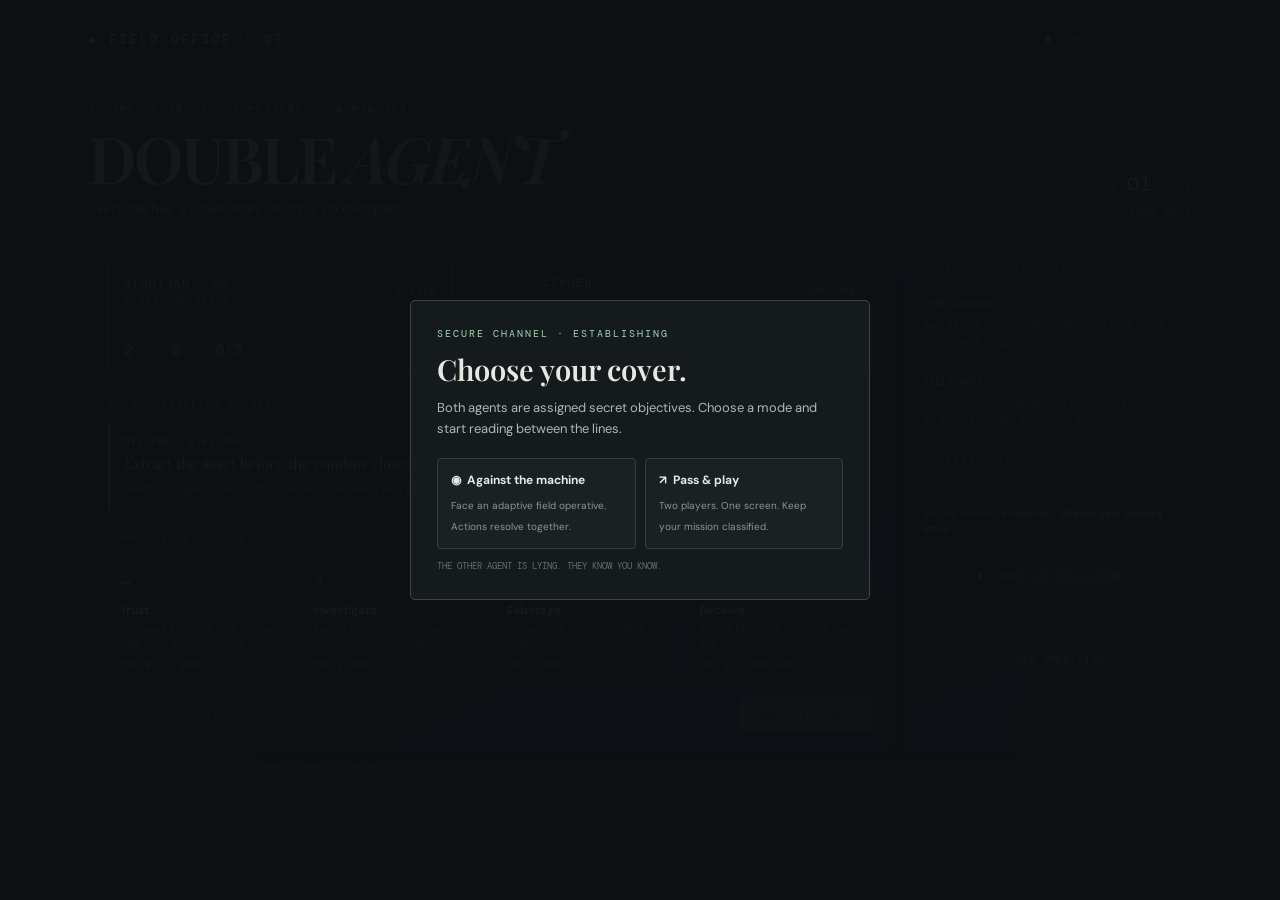
<file: index.html>
<!DOCTYPE html>
<html lang="en">
<head>
<meta charset="UTF-8"><meta name="viewport" content="width=device-width,initial-scale=1"><meta name="theme-color" content="#0d1013">
<title>DOUBLE AGENT — A game of trust</title>
<style>
@import url('https://fonts.googleapis.com/css2?family=DM+Mono:wght@400;500&family=DM+Sans:wght@400;500;600;700;800&family=Playfair+Display:ital,wght@0,600;0,700;1,600&display=swap');
:root{--bg:#0d1013;--panel:#14191d;--panel2:#191f23;--line:#2a3134;--text:#e7e8e1;--muted:#8b9692;--dim:#59625f;--mint:#9dd9b5;--orange:#e9a875;--red:#d37e75;--mono:'DM Mono',monospace;--sans:'DM Sans',sans-serif;--serif:'Playfair Display',serif}*{box-sizing:border-box}body{margin:0;background:var(--bg);color:var(--text);font-family:var(--sans);min-height:100vh;background-image:radial-gradient(ellipse at 50% -28%,#26332f 0,transparent 52%)}button{font:inherit;color:inherit}button:focus-visible{outline:2px solid var(--mint);outline-offset:3px}.shell{max-width:1180px;margin:auto;padding:25px 38px 35px}.top{display:flex;align-items:center;justify-content:space-between;border-bottom:1px solid var(--line);padding:0 0 17px}.brand{font:500 13px var(--mono);letter-spacing:.18em}.brand b{color:var(--mint);font-weight:500}.modepill{border:1px solid var(--line);border-radius:20px;padding:7px 11px;color:var(--muted);font:10px var(--mono);letter-spacing:.08em}.modepill:before{content:'';display:inline-block;width:6px;height:6px;background:var(--mint);border-radius:50%;margin:0 7px 1px 0;box-shadow:0 0 9px #9dd9b566}.hero{display:flex;align-items:end;justify-content:space-between;padding:31px 0 24px}.eyebrow{font:10px var(--mono);letter-spacing:.2em;color:var(--mint);text-transform:uppercase}.hero h1{font:600 clamp(38px,6vw,64px)/.98 var(--serif);letter-spacing:-.045em;margin:11px 0 9px}.hero h1 span{font-style:italic;color:var(--mint)}.subtitle{color:#a6afaa;font-size:14px;margin:0}.turnbox{text-align:right}.round{font:11px var(--mono);color:var(--muted);letter-spacing:.08em}.round strong{font-size:20px;color:var(--text);font-weight:400}.turncaption{font:10px var(--mono);color:var(--mint);margin-top:7px;letter-spacing:.1em}.grid{display:grid;grid-template-columns:minmax(0,1fr) 285px;gap:15px}.board,.sidepanel{background:linear-gradient(155deg,#171d20,#121619);border:1px solid var(--line);border-radius:5px}.board{padding:19px}.players{display:grid;grid-template-columns:1fr 50px 1fr;align-items:center;gap:12px}.player{padding:14px 15px;background:#1a2022;border:1px solid #303838;border-radius:4px}.player.active{border-color:#648b73}.phead{display:flex;justify-content:space-between;align-items:center}.callsign{font:11px var(--mono);letter-spacing:.12em}.youflag{font:9px var(--mono);color:var(--mint)}.role{font:11px var(--mono);color:var(--muted);margin-top:3px}.stats{display:flex;gap:18px;margin-top:15px}.stat label{display:block;font:9px var(--mono);letter-spacing:.12em;color:var(--dim);margin-bottom:5px}.stat b{font:15px var(--mono);font-weight:400}.pips{display:inline-flex;gap:3px;margin-left:5px;vertical-align:2px}.pip{height:4px;width:9px;background:#333b39}.pip.on{background:var(--mint)}.vs{text-align:center;font:10px var(--mono);color:#68726d}.sectionline{display:flex;align-items:center;gap:12px;margin:23px 0 12px;font:10px var(--mono);color:var(--muted);letter-spacing:.15em}.sectionline:after{content:'';height:1px;background:var(--line);flex:1}.mission{border-left:2px solid var(--mint);background:#19201e;padding:12px 14px;margin-bottom:18px}.mission .label{font:9px var(--mono);letter-spacing:.17em;color:var(--mint)}.mission .text{font:15px var(--serif);margin:6px 0 3px}.mission small{color:var(--muted);font-size:11px}.intelrow{display:flex;gap:9px;margin-bottom:17px;flex-wrap:wrap}.intel{border:1px solid #343c3a;color:#b9c2be;padding:7px 9px;font:10px var(--mono);border-radius:3px}.intel.empty{color:#717b75}.moves{display:grid;grid-template-columns:repeat(4,1fr);gap:8px}.move{cursor:pointer;text-align:left;min-height:100px;padding:12px 11px;background:#191f22;border:1px solid #303738;border-radius:4px;transition:.16s}.move:hover{border-color:#778d7e;background:#1d2723;transform:translateY(-2px)}.move.selected{border-color:var(--mint);background:#202a25;box-shadow:inset 0 0 0 1px #9dd9b522}.moveicon{font:18px var(--mono);color:var(--mint)}.move h3{font-size:12px;margin:8px 0 4px}.move p{font-size:10px;line-height:1.45;color:var(--muted);margin:0}.move .cost{display:block;margin-top:8px;font:9px var(--mono);color:#a9b4ad}.controls{display:flex;align-items:center;justify-content:space-between;margin-top:13px}.hint{font:10px var(--mono);color:var(--dim)}.primary,.secondary,.danger{border-radius:3px;padding:10px 14px;cursor:pointer;font:10px var(--mono);letter-spacing:.09em;transition:.15s}.primary{background:var(--mint);color:#15201a;border:1px solid var(--mint);font-weight:500}.primary:hover{background:#b8e8ca}.primary:disabled{opacity:.35;cursor:not-allowed}.secondary{background:transparent;border:1px solid var(--line);color:#b7c0bb}.secondary:hover{border-color:#78877e}.danger{background:#281b1b;border:1px solid #73443e;color:#e4a096}.danger:hover{background:#392220}.sidepanel{padding:17px 15px}.sidetitle{font:10px var(--mono);letter-spacing:.16em;color:var(--muted);padding-bottom:12px;border-bottom:1px solid var(--line)}.clue{padding:12px 0;border-bottom:1px solid #252d2d}.cluehead{display:flex;justify-content:space-between;font:10px var(--mono);color:#bfc8c1}.cluehead span:last-child{color:var(--dim)}.clue p{font-size:11px;line-height:1.55;color:var(--muted);margin:6px 0 0}.log{max-height:188px;overflow:auto}.logitem{padding:10px 0;border-bottom:1px solid #252d2d;font-size:10px;line-height:1.5;color:#aeb7b1}.logitem time{display:block;font:9px var(--mono);color:var(--dim);margin-bottom:3px}.logitem b{color:var(--text);font-weight:500}.sidefooter{padding-top:12px}.accuse{width:100%}.accusehelp{font-size:10px;line-height:1.5;color:var(--dim);margin:8px 0 0}.notice{display:none;padding:10px 12px;margin:12px 0 0;background:#1a2220;border:1px solid #435c4c;font-size:11px;line-height:1.5;color:#ced8d0}.notice.show{display:block}.screen{position:fixed;inset:0;z-index:5;background:#0d1013f5;display:flex;align-items:center;justify-content:center;padding:20px}.modal{width:min(460px,100%);border:1px solid #3b4642;border-radius:5px;background:#151b1d;padding:26px}.modal .eyebrow{margin-bottom:10px}.modal h2{font:600 29px var(--serif);margin:0 0 9px}.modal p{color:#aeb8b1;font-size:13px;line-height:1.65;margin:0 0 18px}.modechoices{display:grid;grid-template-columns:1fr 1fr;gap:9px}.modechoice{cursor:pointer;text-align:left;background:#1a2122;border:1px solid #353e3d;border-radius:4px;padding:13px}.modechoice:hover{border-color:var(--mint)}.modechoice b{display:block;font-size:12px;margin-bottom:5px}.modechoice small{font-size:10px;line-height:1.5;color:var(--muted)}.overlay{position:fixed;inset:0;display:none;align-items:center;justify-content:center;background:#080a0be8;z-index:4;padding:20px}.overlay.show{display:flex}.handoff{width:min(410px,100%);border:1px solid #45534b;background:#141b1b;border-radius:4px;padding:25px;text-align:center}.handoff .stamp{font:10px var(--mono);color:var(--mint);letter-spacing:.2em}.handoff h2{font:600 26px var(--serif);margin:12px 0 8px}.handoff p{font-size:12px;color:var(--muted);line-height:1.6}.ended{position:fixed;inset:0;display:none;align-items:center;justify-content:center;background:#080a0bec;z-index:8;padding:18px}.ended.show{display:flex}.endcard{max-width:460px;border:1px solid #526154;padding:28px;background:#151b1c;text-align:center}.endcard h2{font:600 34px var(--serif);margin:9px}.endcard p{font-size:13px;line-height:1.7;color:#b4beb7}.endcard button{margin-top:10px}.hidden{display:none!important}.fineprint{font:9px var(--mono);color:#626d67;margin-top:11px;line-height:1.5}.accusechoices{display:grid;grid-template-columns:1fr 1fr;gap:8px;margin-top:13px}.accusechoices button{font:10px var(--mono);padding:10px 7px;background:#1a2021;border:1px solid var(--line);cursor:pointer}.accusechoices button:hover{border-color:var(--orange)}
@media(max-width:760px){.shell{padding:16px 14px 25px}.grid{grid-template-columns:1fr}.sidepanel{display:grid;grid-template-columns:1fr 1fr;gap:0 15px}.sidetitle{grid-column:1/-1}.sidefooter{align-self:end}.hero{padding:25px 0 19px}.players{grid-template-columns:1fr 28px 1fr;gap:6px}.player{padding:11px 9px}.stats{gap:10px}.moves{grid-template-columns:1fr 1fr}.move{min-height:91px}.board{padding:13px}.hero h1{font-size:47px}}@media(max-width:400px){.shell{padding:12px 10px}.modepill{font-size:8px}.hero{align-items:center}.hero h1{font-size:40px}.subtitle{font-size:12px}.players{grid-template-columns:1fr 20px 1fr}.callsign{font-size:9px}.role{font-size:9px}.stat b{font-size:13px}.sidepanel{grid-template-columns:1fr}.sidetitle{grid-column:1}.turnbox .round strong{font-size:17px}}
</style>
</head>
<body>
<main class="shell">
<header class="top"><div class="brand"><b>◆</b> FIELD OFFICE <span style="color:#49534e">/</span> 07</div><div class="modepill" id="modepill">SIMULATION STANDBY</div></header>
<section class="hero"><div><div class="eyebrow">A game of trust · 2 players · 10 minutes</div><h1>DOUBLE <span>AGENT</span></h1><p class="subtitle">Everyone has a cover story. Yours is no exception.</p></div><div class="turnbox"><div class="round">ROUND <strong id="round">01</strong> / 08</div><div class="turncaption" id="turncaption">YOUR MOVE</div></div></section>
<div class="grid"><section class="board"><div class="players">
<article class="player active" id="p0"><div class="phead"><div><div class="callsign">NIGHTJAR <span class="youflag" id="you0">· YOU</span></div><div class="role">Field operative</div></div><span class="eyebrow" style="font-size:9px" id="status0">ACTIVE</span></div><div class="stats"><div class="stat"><label>INTEL</label><b id="intel0">2 <i class="pips" id="pipintel0"></i></b></div><div class="stat"><label>HEAT</label><b id="heat0">0</b></div><div class="stat"><label>PROGRESS</label><b id="prog0">0/3</b></div></div></article>
<div class="vs">VS</div><article class="player" id="p1"><div class="phead"><div><div class="callsign">CIPHER <span class="youflag hidden" id="you1">· YOU</span></div><div class="role">Unknown contact</div></div><span class="eyebrow" style="font-size:9px;color:var(--orange)" id="status1">UNKNOWN</span></div><div class="stats"><div class="stat"><label>INTEL</label><b id="intel1">2 <i class="pips" id="pipintel1"></i></b></div><div class="stat"><label>HEAT</label><b id="heat1">0</b></div><div class="stat"><label>PROGRESS</label><b id="prog1">? / 3</b></div></div></article></div>
<div class="sectionline">YOUR CLASSIFIED BRIEFING</div><div class="mission"><div class="label">MISSION · EYES ONLY</div><div class="text" id="missiontext">Extract the asset before the window closes.</div><small id="missionhint">Reach 3 progress. Successful operations advance your objective.</small></div>
<div class="sectionline">COMMIT YOUR ACTION</div><div class="moves" id="moves">
<button class="move" data-action="trust"><span class="moveicon">↔</span><h3>Trust</h3><p>Exchange intel with your contact. Help each other — maybe.</p><span class="cost">COST 0 · +1 INTEL</span></button>
<button class="move" data-action="investigate"><span class="moveicon">⌕</span><h3>Investigate</h3><p>Search the intercepts. Learn what your rival is hiding.</p><span class="cost">COST 1 INTEL</span></button>
<button class="move" data-action="sabotage"><span class="moveicon">⊘</span><h3>Sabotage</h3><p>Disrupt their operation. Make progress harder to hide.</p><span class="cost">COST 1 INTEL</span></button>
<button class="move" data-action="deceive"><span class="moveicon">◇</span><h3>Deceive</h3><p>Seed a false trail. Cool your heat and misdirect.</p><span class="cost">COST 0 · LOWER HEAT</span></button>
</div><div class="controls"><span class="hint" id="selectionhint">Select one action to commit.</span><button class="primary" id="commit" disabled>COMMIT ACTION →</button></div><div class="notice" id="notice"></div></section>
<aside class="sidepanel"><div class="sidetitle">INTERCEPTED TRANSMISSIONS</div><div id="clues"><div class="clue"><div class="cluehead"><span>OPEN CHANNEL</span><span>00:00</span></div><p>Two agents. Two private orders. You both know the other is lying.</p></div><div class="clue"><div class="cluehead"><span>FIELD NOTE</span><span>CLASSIFIED</span></div><p>Three successful operations complete a mission. An accusation can end things sooner.</p></div></div><div class="sidetitle" style="margin-top:14px">OPERATION LOG</div><div class="log" id="log"><div class="logitem"><time>JUST NOW</time>Secure channel established. <b>Choose your opening move.</b></div></div><div class="sidefooter"><button class="danger accuse" id="accuse">⚑ &nbsp;MAKE AN ACCUSATION</button><p class="accusehelp">Name their mission. A correct call exposes them; a miss costs 2 intel and raises your heat.</p><div id="accusechoices" class="accusechoices hidden"></div><button class="secondary" id="newgame" style="width:100%;margin-top:10px">↻ &nbsp;NEW OPERATION</button></div></aside></div>
<footer class="fineprint">ALL OPERATIONS ARE SIMULATED · NO SIGNAL LEAVES THIS DEVICE</footer>
</main>
<div class="screen" id="start"><div class="modal"><div class="eyebrow">SECURE CHANNEL · ESTABLISHING</div><h2>Choose your cover.</h2><p>Both agents are assigned secret objectives. Choose a mode and start reading between the lines.</p><div class="modechoices"><button class="modechoice" id="startai"><b>◉ &nbsp;Against the machine</b><small>Face an adaptive field operative. Actions resolve together.</small></button><button class="modechoice" id="starthot"><b>↗ &nbsp;Pass &amp; play</b><small>Two players. One screen. Keep your mission classified.</small></button></div><div class="fineprint">THE OTHER AGENT IS LYING. THEY KNOW YOU KNOW.</div></div></div>
<div class="overlay" id="handoff"><div class="handoff"><div class="stamp">▰ &nbsp; SECURE HANDOFF</div><h2>Pass the device.</h2><p>Hide your briefing from the next operative. When they're ready, let them take their turn in private.</p><button class="primary" id="ready">I'M READY →</button></div></div>
<div class="ended" id="ended"><div class="endcard"><div class="eyebrow" id="endeyebrow">OPERATION CONCLUDED</div><h2 id="endtitle">Exposed.</h2><p id="endbody"></p><button class="primary" id="playagain">NEW OPERATION →</button></div></div>
<script>
(()=>{'use strict';
const missions=[
 {id:'extract',title:'Extract the asset before the window closes.',goal:3,verb:'secure an extraction',clue:'A fragment mentions a person of interest and a scheduled extraction window.'},
 {id:'deadrop',title:'Secure the dead drop. Leave no trace.',goal:3,verb:'secure the dead drop',clue:'A fragment mentions a dead drop and a handoff with no direct contact.'},
 {id:'blackout',title:'Burn their network before they see it coming.',goal:3,verb:'burn the network',clue:'A fragment mentions a relay network and an imminent communications blackout.'},
 {id:'defect',title:'Recruit the contact. Make them choose your side.',goal:3,verb:'turn the contact',clue:'A fragment mentions a wavering source and an offer to change sides.'}
];
const $=id=>document.getElementById(id);let s,selected=null;
function fresh(mode){const order=[...missions].sort(()=>Math.random()-.5);return{mode,round:1,current:0,over:false,players:[{name:mode==='hot'?'AGENT ONE':'NIGHTJAR',intel:3,heat:0,progress:0,mission:order[0],clues:[],actions:[]},{name:mode==='hot'?'AGENT TWO':'CIPHER',intel:3,heat:0,progress:0,mission:order[1],clues:[],actions:[]}],log:[]}}
function log(msg){s.log.unshift({round:s.round,msg});s.log=s.log.slice(0,14)}
function start(mode){s=fresh(mode);$('start').classList.add('hidden');$('modepill').textContent=mode==='ai'?'LIVE · AI OPERATIVE':'LIVE · PASS & PLAY';$('you0').classList.toggle('hidden',false);$('you1').classList.toggle('hidden',mode!=='hot');$('p0').querySelector('.role').textContent=mode==='hot'?'Agent One · private briefing':'Field operative';$('p1').querySelector('.role').textContent=mode==='hot'?'Agent Two · private briefing':'Unknown contact';$('p1').querySelector('.eyebrow').textContent=mode==='hot'?'READY':'UNKNOWN';$('p1').querySelector('.eyebrow').style.color=mode==='hot'?'var(--mint)':'var(--orange)';$('log').innerHTML='<div class="logitem"><time>ROUND 01</time>Secure channel established. <b>Every move leaves a trace.</b></div>';log('Operation begins. Both agents receive sealed orders.');render()}
function render(){if(!s)return;let p=s.players[s.current],opp=s.players[1-s.current];$('round').textContent=String(s.round).padStart(2,'0');$('turncaption').textContent=s.mode==='hot'?'AGENT '+(s.current?'TWO':'ONE')+' · YOUR MOVE':'YOUR MOVE';$('missiontext').textContent=p.mission.title;$('missionhint').textContent='Reach 3 progress. Successful operations advance your objective.';$('intel0').childNodes[0].textContent=s.players[0].intel+' ';$('intel1').childNodes[0].textContent=s.players[1].intel+' ';$('heat0').textContent=s.players[0].heat;$('heat1').textContent=s.players[1].heat;$('prog0').textContent=s.players[0].progress+'/3';$('prog1').textContent=s.mode==='hot'?s.players[1].progress+'/3':'? / 3';$('pipintel0').innerHTML='';$('pipintel1').innerHTML='';for(let i=0;i<5;i++){let a=document.createElement('i');a.className='pip'+(i<s.players[0].intel?' on':'');$('pipintel0').append(a);let b=document.createElement('i');b.className='pip'+(i<s.players[1].intel?' on':'');$('pipintel1').append(b)}$('p0').classList.toggle('active',s.current===0);$('p1').classList.toggle('active',s.mode==='hot'&&s.current===1);$('status0').textContent=s.current===0?'ACTIVE':'SEALED';$('status1').textContent=s.mode==='ai'?'UNKNOWN':s.current===1?'ACTIVE':'SEALED';$('moves').classList.toggle('hidden',s.mode==='hot'&&s.current===1);$('missiontext').textContent=p.mission.title;$('selectionhint').textContent=s.mode==='hot'&&s.current===1?'Agent Two: choose your action privately.':selected?'Selected: '+selected.toUpperCase()+'. Commit when ready.':'Select one action to commit.';$('commit').disabled=!selected||s.over;$('log').innerHTML=s.log.map(x=>'<div class="logitem"><time>ROUND '+String(x.round).padStart(2,'0')+'</time>'+x.msg+'</div>').join('');$('clues').innerHTML='<div class="clue"><div class="cluehead"><span>YOUR INTERCEPTS</span><span>'+p.clues.length+' FILED</span></div><p>'+(p.clues.length?p.clues.slice(-2).join('<br><br>'):'No verified intel yet. Investigate to identify their mission fingerprint.')+'</p></div><div class="clue"><div class="cluehead"><span>FIELD NOTE</span><span>LIVE</span></div><p>Three successful operations complete a mission. A wrong accusation costs 2 intel.</p></div>';$('accusechoices').classList.add('hidden');$('accusechoices').innerHTML='';document.querySelectorAll('.move').forEach(b=>b.classList.toggle('selected',b.dataset.action===selected));if(s.mode==='hot'&&s.current===1&&!s.over)$('handoff').classList.add('show');else $('handoff').classList.remove('show')}
function gain(p,n=1){p.intel=Math.min(5,Math.max(0,p.intel+n))}function clueAbout(target,fabricated){let source=target.mission;if(fabricated){const decoys=missions.filter(m=>m.id!==target.mission.id);source=decoys[Math.floor(Math.random()*decoys.length)]}return(fabricated?'PLANTED LEAD — ':'INTERCEPT — ')+source.clue}function resolve(a,b){const p=s.players[0],q=s.players[1];p.actions.push(a);q.actions.push(b);let lines=[];if(a==='trust'){gain(p);if(b==='trust'){gain(q);gain(p);gain(q);lines.push('Both agents opened a channel. Intel exchanged — trust established, motive unknown.')}else{lines.push('NIGHTJAR opened a channel. The exchange yielded +1 intel.');}}if(b==='trust'){gain(q);if(a!=='trust')lines.push('CIPHER opened a channel. Their intel reserves changed.')}if(a==='deceive'){p.heat=Math.max(0,p.heat-1);lines.push('NIGHTJAR seeded a false trail. Their heat falls by 1.')}if(b==='deceive'){q.heat=Math.max(0,q.heat-1);lines.push('CIPHER seeded a false trail. Their heat falls by 1.')}if(a==='investigate'){if(p.intel>0){gain(p,-1);const clue=b==='deceive'?`Cipher's trail is unreliable. Their heat is ${q.heat}.`:`Cipher has completed ${q.progress} operation${q.progress===1?'':'s'}. Their heat is ${q.heat}.`;p.clues.push(clue);lines.push('NIGHTJAR intercepted a signal: '+clue)}else{gain(p);lines.push('NIGHTJAR attempted an intercept but lacked intel. +1 intel recovered.') }}if(b==='investigate'){if(q.intel>0){gain(q,-1);const clue=a==='deceive'?`Nightjar's trail is unreliable. Their heat is ${p.heat}.`:`Nightjar has completed ${p.progress} operation${p.progress===1?'':'s'}. Their heat is ${p.heat}.`;q.clues.push(clue);lines.push('CIPHER intercepted a signal.') }else gain(q)}if(a==='sabotage'){if(p.intel>0){gain(p,-1);if(b==='trust'){p.progress++;lines.push('NIGHTJAR sabotaged the channel. CIPHER trusted it — the trap backfired and NIGHTJAR advances.')}else if(b==='sabotage'){lines.push('Both agents sabotaged each other. The operation stalls.')}else{q.progress=Math.max(0,q.progress-1);q.heat++;lines.push('NIGHTJAR sabotaged CIPHER. Their progress drops; heat rises.')}}else{gain(p);lines.push('NIGHTJAR lacked intel to sabotage. +1 intel recovered.')}}if(b==='sabotage'){if(q.intel>0){gain(q,-1);if(a==='trust'){q.progress++;lines.push('CIPHER sabotaged the channel. NIGHTJAR trusted it — CIPHER advances.')}else if(a==='sabotage'){/* handled symmetrically */}else{p.progress=Math.max(0,p.progress-1);p.heat++;lines.push('CIPHER sabotaged NIGHTJAR. Progress drops; heat rises.')}}else gain(q)}if(a==='trust'&&b==='sabotage'){/* trust grants small progress to the trapped side */}if(a==='sabotage'&&b==='trust'){/* the sabotaging agent gains a risky progress */}if(a==='trust'&&b==='trust'){p.progress++;q.progress++;lines.push('Mutual trust advances both missions. Was cooperation the play?')}if(a==='sabotage'&&b==='sabotage'){lines.push('Both agents struck at once. Neither operation advances.')}if(a==='deceive'&&b==='investigate')lines.push('The intercept caught a planted false lead.');if(b==='deceive'&&a==='investigate')lines.push('The intercept caught a planted false lead.');if(a==='deceive'&&b==='sabotage')p.progress++;if(b==='deceive'&&a==='sabotage')q.progress++;if(a==='deceive'&&b==='deceive')lines.push('Both agents planted false trails. No one can trust the record.');if(a==='investigate'&&b==='investigate')lines.push('Both agents searched the same channel. The intel race is on.');if(a==='investigate'&&b==='deceive'||b==='investigate'&&a==='deceive'){}log(lines.join(' '));return lines}
function checkWin(){for(let i=0;i<2;i++){if(s.players[i].progress>=3){end(i,'MISSION COMPLETE',s.players[i].name+' completed a secret operation: “'+s.players[i].mission.verb+'.” The other agent was too late.');return true}if(s.players[i].heat>=4){end(1-i,'BURNED',s.players[i].name+' generated too much heat and was identified. Their cover is blown.');return true}}if(s.round>8){let a=s.players[0],b=s.players[1];end(a.progress===b.progress?-1:a.progress>b.progress?0:1,'WINDOW CLOSED',a.progress===b.progress?'Both agents vanish into the noise. No one wins.':s.players[a.progress>b.progress?0:1].name+' gets out ahead when the operation window closes.');return true}return false}
function end(winner,kicker,body){s.over=true;$('endeyebrow').textContent=kicker;$('endtitle').textContent=winner<0?'No clear winner':s.players[winner].name+' wins';$('endbody').textContent=body+' The sealed orders are now revealed: '+s.players.map(x=>x.name+' — '+x.mission.title).join(' / ');$('ended').classList.add('show')}
function next(){selected=null;s.round++;if(s.mode==='hot'){s.current=0}else s.current=0;checkWin();render()}
function aiAction(){const a=s.players[0],b=s.players[1];if(b.progress>=2&&b.intel>0&&Math.random()<.55)return'sabotage';if(b.heat>=3)return'investigate';if(a.intel<2)return'trust';if(a.progress>=2)return Math.random()<.7?'sabotage':'investigate';return ['trust','investigate','sabotage','deceive'][Math.floor(Math.random()*4)]}
document.querySelectorAll('.move').forEach(btn=>btn.addEventListener('click',()=>{if(!s||s.over)return;selected=btn.dataset.action;document.querySelectorAll('.move').forEach(x=>x.classList.toggle('selected',x===btn));$('selectionhint').textContent='Selected: '+selected.toUpperCase()+'. Commit when ready.';$('commit').disabled=false}));
$('commit').addEventListener('click',()=>{if(!selected||!s)return;const action=selected;selected=null;if(s.mode==='ai'){const bot=aiAction();resolve(action,bot);log('CIPHER committed an action. '+(bot==='trust'?'They offered a channel.':bot==='investigate'?'They listened on the wire.':bot==='sabotage'?'A counter-operation was detected.':'A false trail appeared.'));if(!checkWin())next();render();return}if(s.current===0){s.players[0].actions=[action];s.current=1;$('moves').classList.add('hidden');render();return}const first=s.players[0].actions.pop()||'trust';resolve(first,action);if(checkWin()){render();return}s.current=0;next()});
$('ready').addEventListener('click',()=>{$('handoff').classList.remove('show');$('moves').classList.remove('hidden');$('missiontext').textContent=s.players[s.current].mission.title});
$('accuse').addEventListener('click',()=>{if(!s||s.over)return;const box=$('accusechoices');if(!box.classList.contains('hidden')){box.classList.add('hidden');return}box.innerHTML=s.players[1-s.current].mission.id?missions.map(m=>'<button data-mission="'+m.id+'">'+m.verb.toUpperCase()+'</button>').join(''):'';box.classList.remove('hidden');box.querySelectorAll('button').forEach(btn=>btn.onclick=()=>{const p=s.players[s.current],target=s.players[1-s.current];if(btn.dataset.mission===target.mission.id){log(p.name+' correctly exposed the opposing agent.');end(s.current,'LIE EXPOSED',p.name+' named the true mission and exposed their opponent before it was complete.')}else{gain(p,-2);p.heat+=1;log(p.name+' made a false accusation. They lose 2 intel and gain 1 heat.');$('notice').textContent='FALSE ACCUSATION. 2 intel lost. Heat +1. Your cover is under pressure.';$('notice').classList.add('show');checkWin();render()}})});
$('newgame').addEventListener('click',()=>{$('ended').classList.remove('show');$('start').classList.remove('hidden');s=null;selected=null;$('notice').classList.remove('show')});$('playagain').addEventListener('click',()=>{$('ended').classList.remove('show');$('start').classList.remove('hidden');s=null;selected=null;$('notice').classList.remove('show')});$('startai').addEventListener('click',()=>start('ai'));$('starthot').addEventListener('click',()=>start('hot'));
})();
</script></body></html>
</file>
